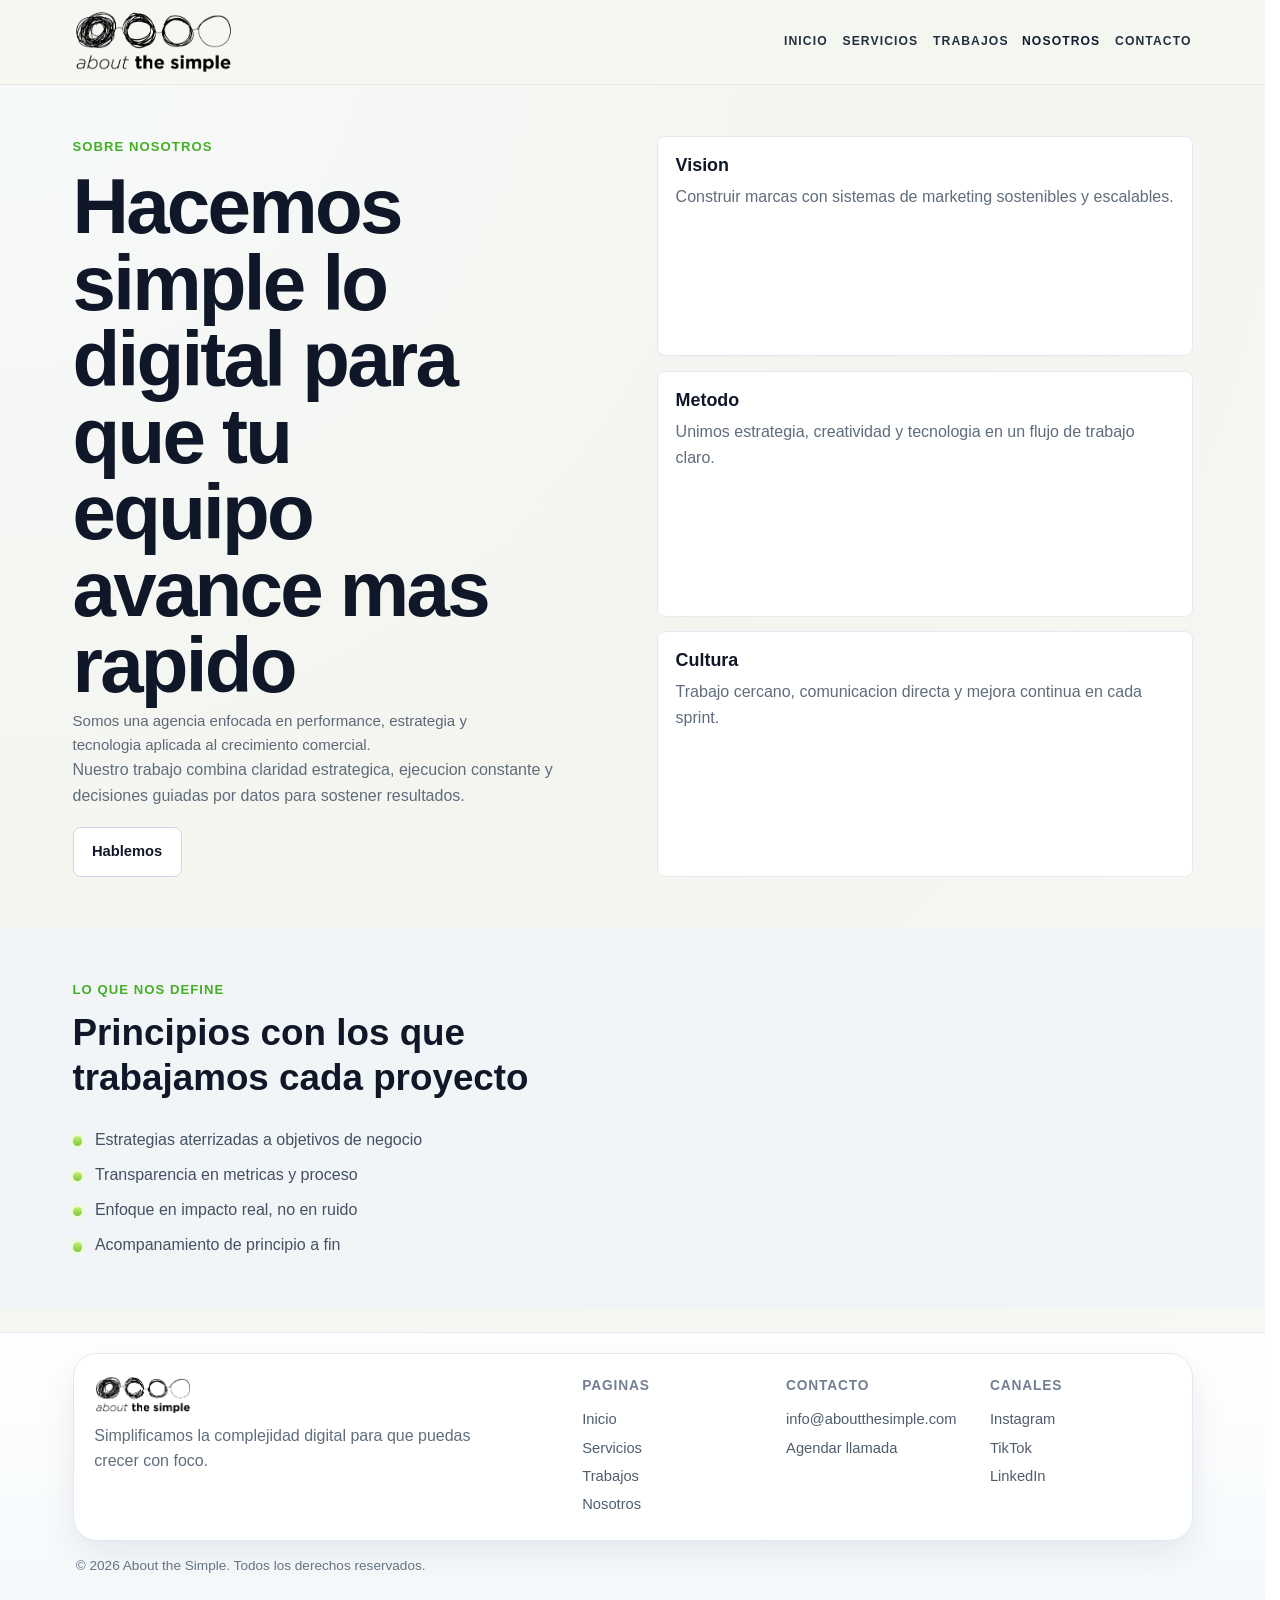
<file: AboutTheSimple/nosotros.html>
<!doctype html>
<html lang="es">
  <head>
    <meta charset="utf-8" />
    <meta name="viewport" content="width=device-width, initial-scale=1" />
    <title>Nosotros | About the Simple</title>
    <meta
      name="description"
      content="Conoce al equipo de About the Simple y nuestro enfoque para simplificar el crecimiento digital."
    />
    <link rel="stylesheet" href="styles.css" />
    <script defer src="script.js"></script>
  </head>
  <body>
    <a class="skip-link" href="#contenido">Saltar al contenido</a>

    <header class="site-header" id="inicio">
      <div class="container nav-wrap">
        <nav class="floating-nav nav-left" aria-label="Navegacion izquierda">
          <a href="index.html#inicio">Inicio</a>
          <a href="servicios.html">Servicios</a>
          <a href="trabajos.html">Trabajos</a>
        </nav>

        <a class="brand" href="index.html#inicio" aria-label="Ir al inicio de About the Simple">
          <img
            class="brand-logo"
            src="assets/about-the-simple-logo-transparent.png"
            width="794"
            height="324"
            alt="About the Simple"
          />
        </a>

        <nav class="floating-nav nav-right" aria-label="Navegacion derecha">
          <a class="is-active" href="nosotros.html">Nosotros</a>
          <a href="index.html#contacto">Contacto</a>
        </nav>

        <button
          class="menu-toggle"
          type="button"
          aria-expanded="false"
          aria-controls="site-nav"
          aria-label="Abrir menu principal"
        >
          <span></span>
          <span></span>
          <span></span>
        </button>

        <nav id="site-nav" class="site-nav" aria-label="Navegacion principal">
          <a href="index.html#inicio">Inicio</a>
          <a href="servicios.html">Servicios</a>
          <a href="trabajos.html">Trabajos</a>
          <a class="is-active" href="nosotros.html">Nosotros</a>
          <a href="index.html#contacto">Contacto</a>
        </nav>
      </div>
    </header>
    <button class="menu-backdrop" type="button" aria-label="Cerrar menu principal" hidden></button>

    <main id="contenido">
      <section class="section">
        <div class="container split">
          <div class="reveal">
            <p class="eyebrow">Sobre nosotros</p>
            <h1>Hacemos simple lo digital para que tu equipo avance mas rapido</h1>
            <p class="lead">
              Somos una agencia enfocada en performance, estrategia y tecnologia aplicada al
              crecimiento comercial.
            </p>
            <p>
              Nuestro trabajo combina claridad estrategica, ejecucion constante y decisiones guiadas
              por datos para sostener resultados.
            </p>
            <a class="btn btn-ghost" href="index.html#contacto">Hablemos</a>
          </div>

          <div class="stack about-stack reveal">
            <article class="surface-card">
              <h3>Vision</h3>
              <p>Construir marcas con sistemas de marketing sostenibles y escalables.</p>
            </article>
            <article class="surface-card">
              <h3>Metodo</h3>
              <p>Unimos estrategia, creatividad y tecnologia en un flujo de trabajo claro.</p>
            </article>
            <article class="surface-card">
              <h3>Cultura</h3>
              <p>Trabajo cercano, comunicacion directa y mejora continua en cada sprint.</p>
            </article>
          </div>
        </div>
      </section>

      <section class="section section-soft">
        <div class="container">
          <div class="section-head reveal">
            <p class="eyebrow">Lo que nos define</p>
            <h2>Principios con los que trabajamos cada proyecto</h2>
          </div>
          <ul class="check-list reveal">
            <li>Estrategias aterrizadas a objetivos de negocio</li>
            <li>Transparencia en metricas y proceso</li>
            <li>Enfoque en impacto real, no en ruido</li>
            <li>Acompanamiento de principio a fin</li>
          </ul>
        </div>
      </section>
    </main>

    <footer class="site-footer taped-footer">
      <div class="container taped-shell reveal">
        <div class="taped-main">
          <div class="taped-brand">
            <a class="brand-link" href="index.html#inicio" aria-label="About the Simple">
              <img
                class="brand-logo brand-logo-footer"
                src="assets/about-the-simple-logo-transparent.png"
                width="794"
                height="324"
                alt="About the Simple"
              />
            </a>
            <p>Simplificamos la complejidad digital para que puedas crecer con foco.</p>
          </div>

          <div class="taped-links">
            <div>
              <h4>Paginas</h4>
              <a href="index.html#inicio">Inicio</a>
              <a href="servicios.html">Servicios</a>
              <a href="trabajos.html">Trabajos</a>
              <a href="nosotros.html">Nosotros</a>
            </div>
            <div>
              <h4>Contacto</h4>
              <a href="mailto:info@aboutthesimple.com">info@aboutthesimple.com</a>
              <a href="index.html#contacto">Agendar llamada</a>
            </div>
            <div>
              <h4>Canales</h4>
              <a href="https://instagram.com/aboutthesimple">Instagram</a>
              <a href="https://tiktok.com/@about.thesimple">TikTok</a>
              <a href="https://linkedin.com/company/aboutthesimple">LinkedIn</a>
            </div>
          </div>
        </div>
      </div>
      <div class="container taped-bottom">
        <div class="bottom-left">
          <p>&copy; <span id="year"></span> About the Simple. Todos los derechos reservados.</p>
        </div>
      </div>
    </footer>
  </body>
</html>
</file>
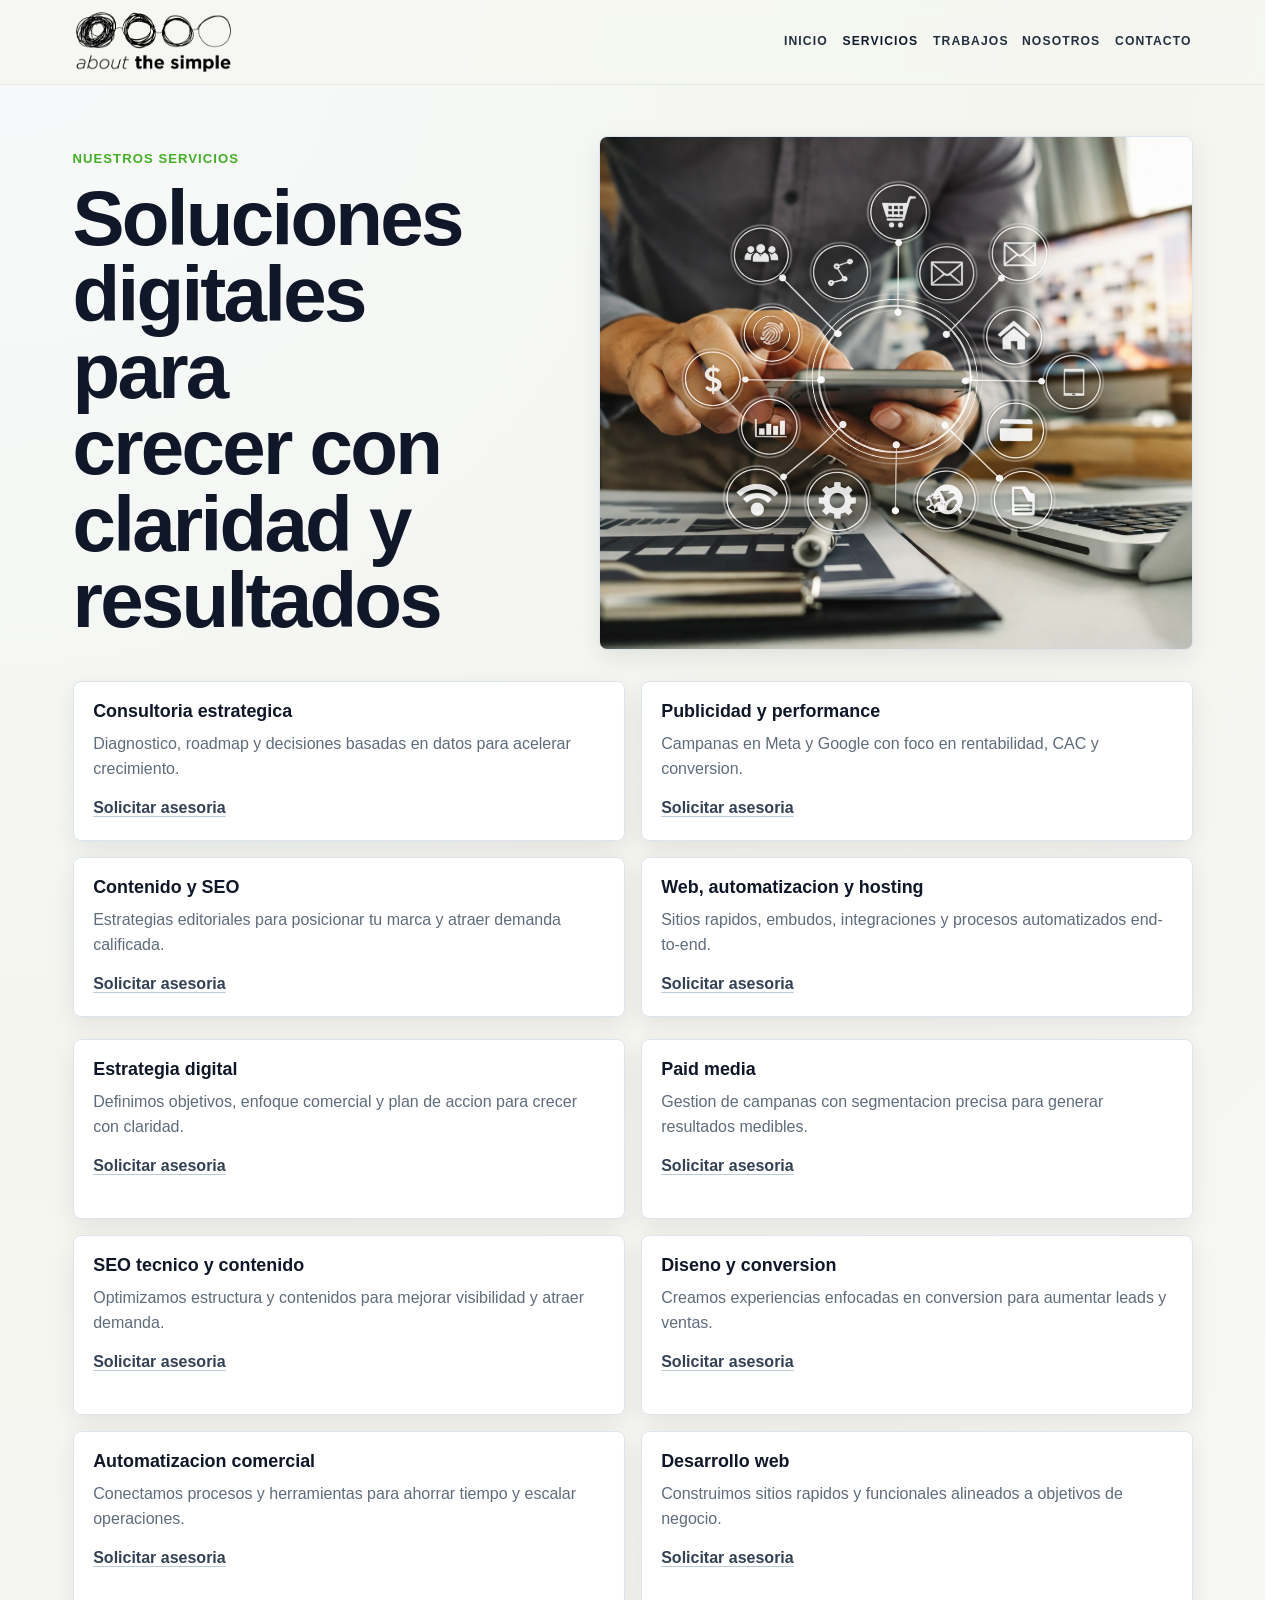
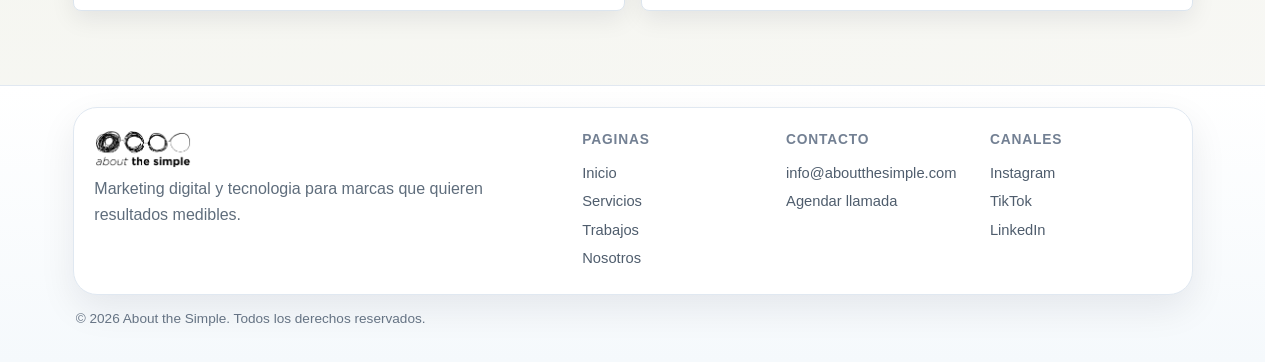
<file: AboutTheSimple/servicios.html>
<!doctype html>
<html lang="es">

<head>
  <meta charset="utf-8" />
  <meta name="viewport" content="width=device-width, initial-scale=1" />
  <title>Servicios | About the Simple</title>
  <meta name="description"
    content="Servicios de marketing digital, performance, contenido, automatizacion y desarrollo web." />
  <link rel="stylesheet" href="styles.css" />
  <script defer src="script.js"></script>
</head>

<body>
  <a class="skip-link" href="#contenido">Saltar al contenido</a>

  <header class="site-header" id="inicio">
    <div class="container nav-wrap">
      <nav class="floating-nav nav-left" aria-label="Navegacion izquierda">
        <a href="index.html#inicio">Inicio</a>
        <a class="is-active" href="servicios.html">Servicios</a>
        <a href="trabajos.html">Trabajos</a>
      </nav>

      <a class="brand" href="index.html#inicio" aria-label="Ir al inicio de About the Simple">
        <img class="brand-logo" src="assets/about-the-simple-logo-transparent.png" width="794" height="324"
          alt="About the Simple" />
      </a>

      <nav class="floating-nav nav-right" aria-label="Navegacion derecha">
        <a href="nosotros.html">Nosotros</a>
        <a href="index.html#contacto">Contacto</a>
      </nav>

      <button class="menu-toggle" type="button" aria-expanded="false" aria-controls="site-nav"
        aria-label="Abrir menu principal">
        <span></span>
        <span></span>
        <span></span>
      </button>

      <nav id="site-nav" class="site-nav" aria-label="Navegacion principal">
        <a href="index.html#inicio">Inicio</a>
        <a class="is-active" href="servicios.html">Servicios</a>
        <a href="trabajos.html">Trabajos</a>
        <a href="nosotros.html">Nosotros</a>
        <a href="index.html#contacto">Contacto</a>
      </nav>
    </div>
  </header>
  <button class="menu-backdrop" type="button" aria-label="Cerrar menu principal" hidden></button>

  <main id="contenido">
    <section class="section">
      <div class="container">
        <div class="services-intro">
          <div class="section-head reveal">
            <p class="eyebrow">Nuestros servicios</p>
            <h1>Soluciones digitales para crecer con claridad y resultados</h1>
          </div>

          <figure class="services-intro-media reveal">
            <img src="assets/asesoria-digital-mod.png" width="1287" height="1000"
              alt="Asesoria digital para impulsar la transformacion y el crecimiento de negocios" decoding="async" />
          </figure>
        </div>

        <div class="service-grid">
          <article class="service-card reveal">
            <h3>Consultoria estrategica</h3>
            <p>Diagnostico, roadmap y decisiones basadas en datos para acelerar crecimiento.</p>
            <a href="index.html#contacto" class="text-link">Solicitar asesoria</a>
          </article>
          <article class="service-card reveal">
            <h3>Publicidad y performance</h3>
            <p>Campanas en Meta y Google con foco en rentabilidad, CAC y conversion.</p>
            <a href="index.html#contacto" class="text-link">Solicitar asesoria</a>
          </article>
          <article class="service-card reveal">
            <h3>Contenido y SEO</h3>
            <p>Estrategias editoriales para posicionar tu marca y atraer demanda calificada.</p>
            <a href="index.html#contacto" class="text-link">Solicitar asesoria</a>
          </article>
          <article class="service-card reveal">
            <h3>Web, automatizacion y hosting</h3>
            <p>Sitios rapidos, embudos, integraciones y procesos automatizados end-to-end.</p>
            <a href="index.html#contacto" class="text-link">Solicitar asesoria</a>
          </article>
        </div>

        <ul class="tag-flow" aria-label="Areas clave de servicio">
          <li class="service-card reveal">
            <h3>Estrategia digital</h3>
            <p>Definimos objetivos, enfoque comercial y plan de accion para crecer con claridad.</p>
            <a href="index.html#contacto" class="text-link">Solicitar asesoria</a>
          </li>
          <li class="service-card reveal">
            <h3>Paid media</h3>
            <p>Gestion de campanas con segmentacion precisa para generar resultados medibles.</p>
            <a href="index.html#contacto" class="text-link">Solicitar asesoria</a>
          </li>
          <li class="service-card reveal">
            <h3>SEO tecnico y contenido</h3>
            <p>Optimizamos estructura y contenidos para mejorar visibilidad y atraer demanda.</p>
            <a href="index.html#contacto" class="text-link">Solicitar asesoria</a>
          </li>
          <li class="service-card reveal">
            <h3>Diseno y conversion</h3>
            <p>Creamos experiencias enfocadas en conversion para aumentar leads y ventas.</p>
            <a href="index.html#contacto" class="text-link">Solicitar asesoria</a>
          </li>
          <li class="service-card reveal">
            <h3>Automatizacion comercial</h3>
            <p>Conectamos procesos y herramientas para ahorrar tiempo y escalar operaciones.</p>
            <a href="index.html#contacto" class="text-link">Solicitar asesoria</a>
          </li>
          <li class="service-card reveal">
            <h3>Desarrollo web</h3>
            <p>Construimos sitios rapidos y funcionales alineados a objetivos de negocio.</p>
            <a href="index.html#contacto" class="text-link">Solicitar asesoria</a>
          </li>
        </ul>
      </div>
    </section>
  </main>

  <footer class="site-footer taped-footer">
    <div class="container taped-shell reveal">
      <div class="taped-main">
        <div class="taped-brand">
          <a class="brand-link" href="index.html#inicio" aria-label="About the Simple">
            <img class="brand-logo brand-logo-footer" src="assets/about-the-simple-logo-transparent.png" width="794"
              height="324" alt="About the Simple" />
          </a>
          <p>Marketing digital y tecnologia para marcas que quieren resultados medibles.</p>
        </div>

        <div class="taped-links">
          <div>
            <h4>Paginas</h4>
            <a href="index.html#inicio">Inicio</a>
            <a href="servicios.html">Servicios</a>
            <a href="trabajos.html">Trabajos</a>
            <a href="nosotros.html">Nosotros</a>
          </div>
          <div>
            <h4>Contacto</h4>
            <a href="mailto:info@aboutthesimple.com">info@aboutthesimple.com</a>
            <a href="index.html#contacto">Agendar llamada</a>
          </div>
          <div>
            <h4>Canales</h4>
            <a href="https://instagram.com/aboutthesimple">Instagram</a>
            <a href="https://tiktok.com/@about.thesimple">TikTok</a>
            <a href="https://linkedin.com/company/aboutthesimple">LinkedIn</a>
          </div>
        </div>
      </div>
    </div>
    <div class="container taped-bottom">
      <div class="bottom-left">
        <p>&copy; <span id="year"></span> About the Simple. Todos los derechos reservados.</p>
      </div>
    </div>
  </footer>
</body>

</html>
</file>
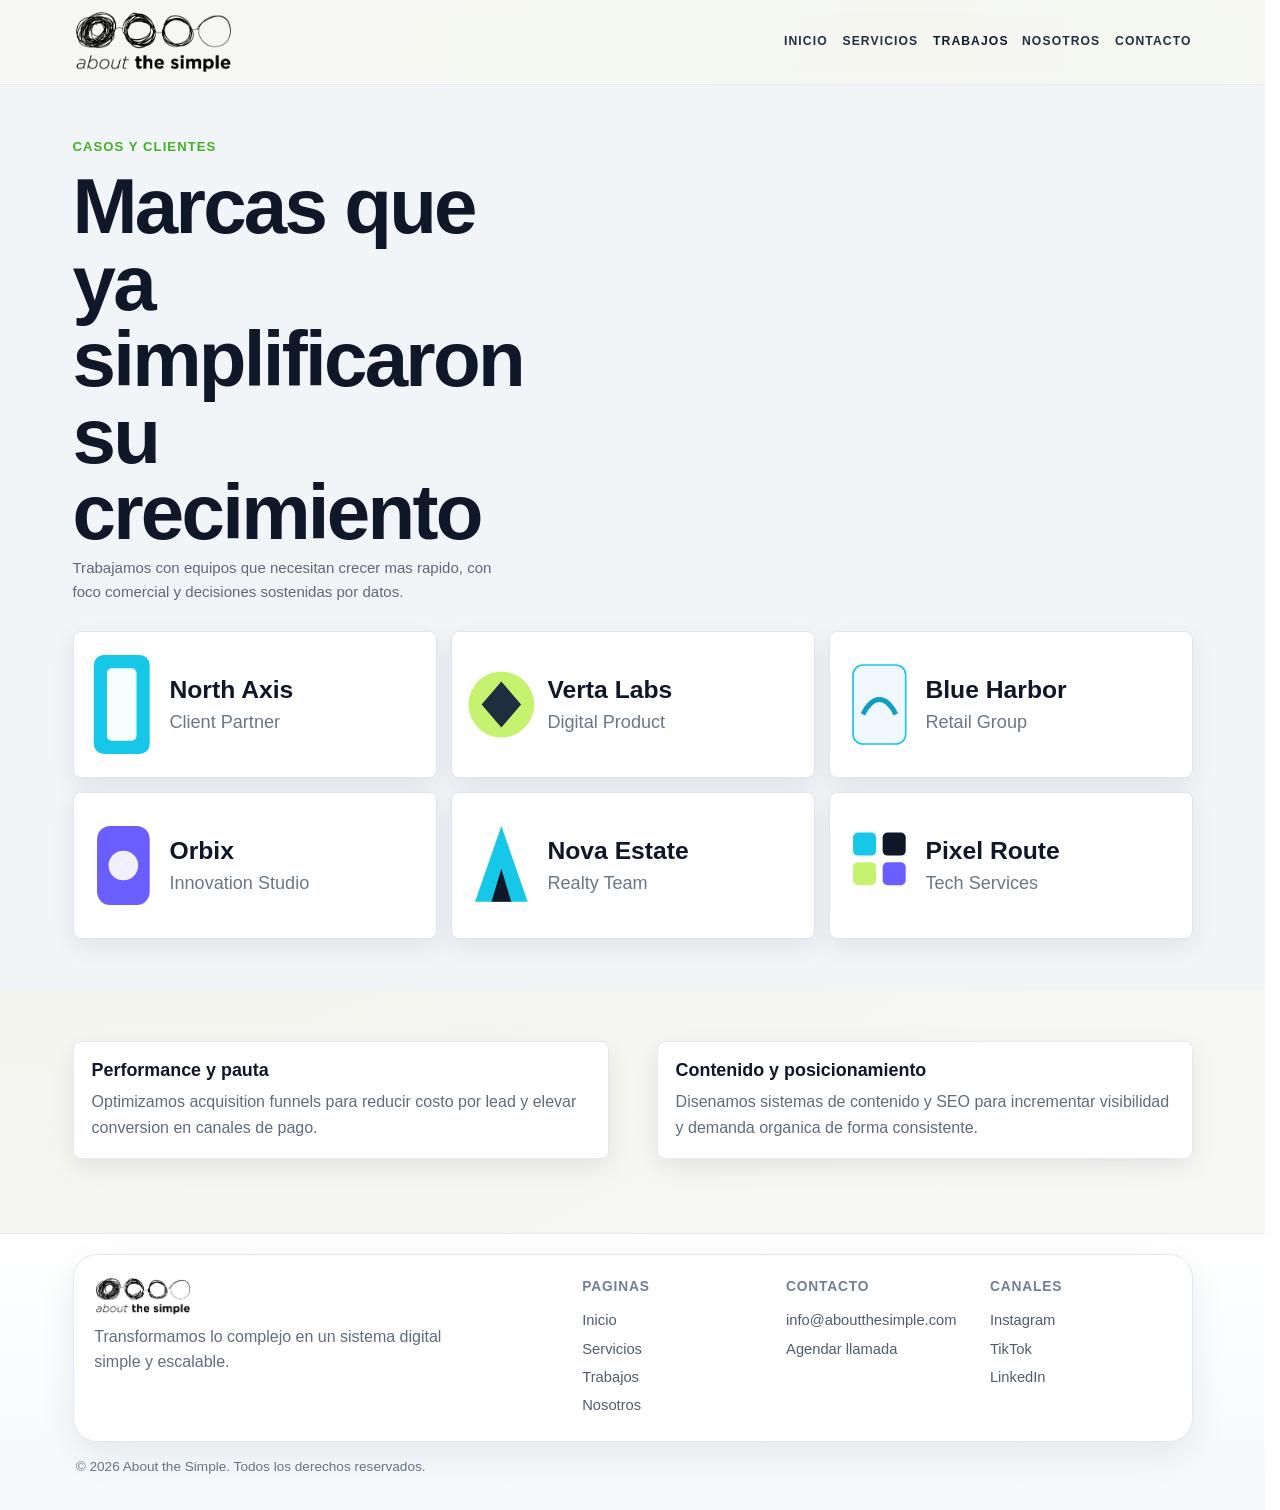
<file: AboutTheSimple/trabajos.html>
<!doctype html>
<html lang="es">
  <head>
    <meta charset="utf-8" />
    <meta name="viewport" content="width=device-width, initial-scale=1" />
    <title>Trabajos | About the Simple</title>
    <meta
      name="description"
      content="Trabajos y marcas que han confiado en About the Simple para su crecimiento digital."
    />
    <link rel="stylesheet" href="styles.css" />
    <script defer src="script.js"></script>
  </head>
  <body>
    <a class="skip-link" href="#contenido">Saltar al contenido</a>

    <header class="site-header" id="inicio">
      <div class="container nav-wrap">
        <nav class="floating-nav nav-left" aria-label="Navegacion izquierda">
          <a href="index.html#inicio">Inicio</a>
          <a href="servicios.html">Servicios</a>
          <a class="is-active" href="trabajos.html">Trabajos</a>
        </nav>

        <a class="brand" href="index.html#inicio" aria-label="Ir al inicio de About the Simple">
          <img
            class="brand-logo"
            src="assets/about-the-simple-logo-transparent.png"
            width="794"
            height="324"
            alt="About the Simple"
          />
        </a>

        <nav class="floating-nav nav-right" aria-label="Navegacion derecha">
          <a href="nosotros.html">Nosotros</a>
          <a href="index.html#contacto">Contacto</a>
        </nav>

        <button
          class="menu-toggle"
          type="button"
          aria-expanded="false"
          aria-controls="site-nav"
          aria-label="Abrir menu principal"
        >
          <span></span>
          <span></span>
          <span></span>
        </button>

        <nav id="site-nav" class="site-nav" aria-label="Navegacion principal">
          <a href="index.html#inicio">Inicio</a>
          <a href="servicios.html">Servicios</a>
          <a class="is-active" href="trabajos.html">Trabajos</a>
          <a href="nosotros.html">Nosotros</a>
          <a href="index.html#contacto">Contacto</a>
        </nav>
      </div>
    </header>
    <button class="menu-backdrop" type="button" aria-label="Cerrar menu principal" hidden></button>

    <main id="contenido">
      <section class="section section-soft">
        <div class="container">
          <div class="section-head reveal">
            <p class="eyebrow">Casos y clientes</p>
            <h1>Marcas que ya simplificaron su crecimiento</h1>
            <p class="lead">
              Trabajamos con equipos que necesitan crecer mas rapido, con foco comercial y decisiones
              sostenidas por datos.
            </p>
          </div>

          <div class="logo-grid">
            <img
              class="logo-card reveal"
              src="assets/logo-client-01.svg"
              loading="lazy"
              decoding="async"
              width="220"
              height="88"
              alt="Logo cliente 01"
            />
            <img
              class="logo-card reveal"
              src="assets/logo-client-02.svg"
              loading="lazy"
              decoding="async"
              width="220"
              height="88"
              alt="Logo cliente 02"
            />
            <img
              class="logo-card reveal"
              src="assets/logo-client-03.svg"
              loading="lazy"
              decoding="async"
              width="220"
              height="88"
              alt="Logo cliente 03"
            />
            <img
              class="logo-card reveal"
              src="assets/logo-client-04.svg"
              loading="lazy"
              decoding="async"
              width="220"
              height="88"
              alt="Logo cliente 04"
            />
            <img
              class="logo-card reveal"
              src="assets/logo-client-05.svg"
              loading="lazy"
              decoding="async"
              width="220"
              height="88"
              alt="Logo cliente 05"
            />
            <img
              class="logo-card reveal"
              src="assets/logo-client-06.svg"
              loading="lazy"
              decoding="async"
              width="220"
              height="88"
              alt="Logo cliente 06"
            />
          </div>
        </div>
      </section>

      <section class="section">
        <div class="container split">
          <article class="surface-card reveal">
            <h3>Performance y pauta</h3>
            <p>
              Optimizamos acquisition funnels para reducir costo por lead y elevar conversion en
              canales de pago.
            </p>
          </article>
          <article class="surface-card reveal">
            <h3>Contenido y posicionamiento</h3>
            <p>
              Disenamos sistemas de contenido y SEO para incrementar visibilidad y demanda
              organica de forma consistente.
            </p>
          </article>
        </div>
      </section>
    </main>

    <footer class="site-footer taped-footer">
      <div class="container taped-shell reveal">
        <div class="taped-main">
          <div class="taped-brand">
            <a class="brand-link" href="index.html#inicio" aria-label="About the Simple">
              <img
                class="brand-logo brand-logo-footer"
                src="assets/about-the-simple-logo-transparent.png"
                width="794"
                height="324"
                alt="About the Simple"
              />
            </a>
            <p>Transformamos lo complejo en un sistema digital simple y escalable.</p>
          </div>

          <div class="taped-links">
            <div>
              <h4>Paginas</h4>
              <a href="index.html#inicio">Inicio</a>
              <a href="servicios.html">Servicios</a>
              <a href="trabajos.html">Trabajos</a>
              <a href="nosotros.html">Nosotros</a>
            </div>
            <div>
              <h4>Contacto</h4>
              <a href="mailto:info@aboutthesimple.com">info@aboutthesimple.com</a>
              <a href="index.html#contacto">Agendar llamada</a>
            </div>
            <div>
              <h4>Canales</h4>
              <a href="https://instagram.com/aboutthesimple">Instagram</a>
              <a href="https://tiktok.com/@about.thesimple">TikTok</a>
              <a href="https://linkedin.com/company/aboutthesimple">LinkedIn</a>
            </div>
          </div>
        </div>
      </div>
      <div class="container taped-bottom">
        <div class="bottom-left">
          <p>&copy; <span id="year"></span> About the Simple. Todos los derechos reservados.</p>
        </div>
      </div>
    </footer>
  </body>
</html>
</file>
<file: AboutTheSimple/styles.css>
:root {
  --bg: #ffffff;
  --bg-soft: #f2f5f8;
  --surface: #ffffff;
  --text: #0f1728;
  --muted: #5f6c7b;
  --border: #d8e0e8;
  --accent: #16c7e8;
  --accent-soft: #e5fbff;
  --accent-lime: #c5f26f;
  --accent-purple: #6a5eff;
  --shadow-soft: 0 12px 32px rgba(15, 23, 40, 0.1);
  --shadow-card: 0 8px 24px rgba(8, 15, 35, 0.08);
  --radius: 8px;
  --container: min(1120px, 92vw);
  --space-1: clamp(0.6rem, 1vw, 0.85rem);
  --space-2: clamp(0.9rem, 1.5vw, 1.25rem);
  --space-3: clamp(1.2rem, 2vw, 1.75rem);
  --space-4: clamp(1.8rem, 2.8vw, 2.5rem);
  --space-5: clamp(2.4rem, 4vw, 4.2rem);
}

/* Base reset and page scaffolding */
*,
*::before,
*::after {
  box-sizing: border-box;
}

html {
  scroll-behavior: smooth;
  scrollbar-gutter: stable;
}

body {
  margin: 0;
  font-family: "Sora", "Space Grotesk", "Aptos", "Trebuchet MS", sans-serif;
  color: var(--text);
  background: radial-gradient(circle at 0% 0%, #f7fafb 0%, #f4f5ef 45%, #f8f8f5 100%) no-repeat;
  line-height: 1.6;
}

body.is-loading {
  overflow: hidden;
}

body.nav-open {
  overflow: hidden;
  touch-action: none;
}

img {
  display: block;
  max-width: 100%;
  height: auto;
}

a {
  color: inherit;
  text-decoration: none;
}

.container {
  width: var(--container);
  margin-inline: auto;
}

.section {
  padding: var(--space-5) 0;
}

.section-soft {
  background: var(--bg-soft);
}

.skip-link {
  position: absolute;
  left: 0;
  top: -100%;
  background: var(--text);
  color: #fff;
  padding: 0.7rem 1rem;
  z-index: 9999;
}

.skip-link:focus {
  top: 0;
}

.page-loader {
  position: fixed;
  inset: 0;
  z-index: 9999;
  display: grid;
  place-items: center;
  background: #000;
  opacity: 1;
  visibility: visible;
  will-change: opacity;
}

.page-loader-logo {
  width: min(64vw, 340px);
  height: auto;
  filter: brightness(0) invert(1);
  opacity: 0;
  transform: translateY(8px) scale(0.97);
  animation: loader-logo-in 0.6s cubic-bezier(0.22, 1, 0.36, 1) 0.12s forwards;
}

.page-loader.is-hidden {
  pointer-events: none;
  animation: loader-fade-out 0.95s ease forwards;
}

.page-loader.is-hidden .page-loader-logo {
  animation: loader-logo-out 0.5s ease-out forwards;
}

.site-header {
  position: sticky;
  top: 0;
  z-index: 120;
  background: rgba(246, 247, 241, 0.82);
  backdrop-filter: blur(6px);
  border-bottom: 1px solid #e8e9e0;
}

.nav-wrap {
  position: relative;
  display: flex;
  align-items: center;
  justify-content: flex-start;
  gap: 0.32rem;
  min-height: 84px;
}

.brand {
  position: static;
  display: inline-flex;
  align-items: center;
  justify-content: center;
  line-height: 0;
  order: 1;
  margin-right: auto;
}

.brand-logo {
  display: block;
  width: auto;
  height: 66px;
  filter: invert(1);
}

.brand-logo-footer {
  height: 40px;
}

.brand-mark {
  width: 18px;
  height: 18px;
  border-radius: 2px;
  background: linear-gradient(135deg, #f2c62f 0%, #dbac0b 100%);
  transform: rotate(45deg);
}

.floating-nav {
  position: static;
  display: flex;
  align-items: center;
  gap: clamp(0.44rem, 1vw, 0.9rem);
}

.nav-left {
  order: 2;
  margin-right: 0.2rem;
}

.nav-right {
  order: 3;
  margin-left: 0.2rem;
}

.floating-nav a {
  position: relative;
  color: #222f40;
  font-weight: 700;
  font-size: 0.76rem;
  letter-spacing: 0.09em;
  text-transform: uppercase;
  white-space: nowrap;
  padding: 0.14rem 0.06rem;
  border: 0;
  background: transparent;
  transform-origin: center;
  transition:
    color 0.25s ease,
    transform 0.25s ease,
    margin 0.25s ease;
}

.floating-nav a.is-active {
  color: #101b2f;
}

.floating-nav a:hover {
  color: #d4af37;
  z-index: 2;
  margin-inline: -0.12rem;
  transform: scale(1.08);
}

.site-nav {
  position: fixed;
  top: 0;
  right: 0;
  width: min(280px, 82vw);
  height: 100dvh;
  display: flex;
  flex-direction: column;
  align-items: stretch;
  gap: 0.35rem;
  padding: 5.1rem 1rem 1rem;
  background: rgba(255, 255, 255, 0.97);
  backdrop-filter: blur(9px);
  border-left: 1px solid #dbe5ee;
  box-shadow: -24px 0 40px rgba(15, 23, 42, 0.13);
  transform: translateX(106%);
  opacity: 0;
  pointer-events: none;
  transition:
    transform 0.45s cubic-bezier(0.22, 1, 0.36, 1),
    opacity 0.3s ease;
  z-index: 75;
}

.site-nav.is-open {
  transform: translateX(0);
  opacity: 1;
  pointer-events: auto;
}

.site-nav a {
  color: #4e5a68;
  font-weight: 600;
  font-size: 1rem;
  padding: 0.75rem 0.7rem;
  border-radius: 8px;
  background: #ffffff;
  border: 1px solid #e2e9f0;
  box-shadow: 0 4px 14px rgba(15, 23, 42, 0.05);
  transform: translateX(18px);
  opacity: 0;
  transition:
    color 0.2s ease,
    transform 0.35s ease,
    opacity 0.35s ease,
    background-color 0.2s ease;
}

.site-nav a:hover,
.site-nav a.is-active {
  color: var(--text);
  background: #f4fbff;
}

.site-nav.is-open a {
  transform: translateX(0);
  opacity: 1;
}

.site-nav.is-open a:nth-child(1) {
  transition-delay: 0.08s;
}

.site-nav.is-open a:nth-child(2) {
  transition-delay: 0.14s;
}

.site-nav.is-open a:nth-child(3) {
  transition-delay: 0.2s;
}

.site-nav.is-open a:nth-child(4) {
  transition-delay: 0.26s;
}

.site-nav.is-open a:nth-child(5) {
  transition-delay: 0.32s;
}

.site-nav .btn {
  margin-top: 0.35rem;
  text-decoration: none;
  color: #fff;
  border: 0;
  box-shadow: var(--shadow-card);
}

.site-nav .btn:hover,
.site-nav .btn:focus-visible,
.site-nav .btn.is-active {
  color: #fff;
  background: linear-gradient(90deg, var(--accent) 0%, #0ea8c3 100%);
}

.menu-toggle {
  display: none;
  width: 44px;
  height: 44px;
  border-radius: var(--radius);
  border: 1px solid #dce7f1;
  background: rgba(255, 255, 255, 0.96);
  padding: 0.7rem;
  cursor: pointer;
  position: fixed;
  top: 18px;
  right: max(1.1rem, calc((100vw - var(--container)) / 2));
  z-index: 95;
  transition:
    background-color 0.2s ease,
    border-color 0.2s ease,
    opacity 0.35s ease,
    transform 0.45s cubic-bezier(0.22, 1, 0.36, 1);
}

.menu-toggle span {
  display: block;
  position: absolute;
  left: 10px;
  width: 22px;
  height: 2px;
  margin: 0;
  background: #243046;
  transition: transform 0.3s ease, opacity 0.2s ease, top 0.2s ease;
}

.menu-toggle span:nth-child(1) {
  top: 13px;
}

.menu-toggle span:nth-child(2) {
  top: 20px;
}

.menu-toggle span:nth-child(3) {
  top: 27px;
}

.menu-toggle.is-open {
  background: rgba(255, 255, 255, 0.96);
  border-color: #dce7f1;
}

.menu-toggle.is-open span:nth-child(1) {
  top: 20px;
  transform: rotate(45deg);
}

.menu-toggle.is-open span:nth-child(2) {
  opacity: 0;
}

.menu-toggle.is-open span:nth-child(3) {
  top: 20px;
  transform: rotate(-45deg);
}

.menu-backdrop {
  position: fixed;
  inset: 0;
  border: 0;
  padding: 0;
  background: rgba(7, 15, 29, 0.3);
  backdrop-filter: blur(2px);
  opacity: 0;
  pointer-events: none;
  transition: opacity 0.28s ease;
  z-index: 70;
}

.menu-backdrop.is-open {
  opacity: 1;
  pointer-events: auto;
}

/* Hero */
.hero {
  position: relative;
  padding-top: clamp(2.8rem, 7.5vw, 6.1rem);
  padding-bottom: clamp(2.6rem, 5vw, 4rem);
}

.hero-grid {
  display: grid;
  grid-template-columns: 1.08fr 0.92fr;
  align-items: center;
  gap: clamp(2rem, 4.2vw, 3.4rem);
}

.hero-bounce {
  opacity: 0;
  will-change: transform, opacity;
  animation: hero-slide-bounce 1.15s cubic-bezier(0.22, 1, 0.36, 1) 0.12s forwards;
}

.hero-chip {
  display: inline-flex;
  align-items: center;
  margin: 0 0 1rem;
  padding: 0.42rem 0.9rem;
  border-radius: 999px;
  background: #f2c22a;
  color: #1d2431;
  font-weight: 800;
  font-size: 0.74rem;
  letter-spacing: 0.08em;
  text-transform: uppercase;
}

.eyebrow {
  margin: 0 0 0.7rem;
  color: #44af26;
  font-weight: 700;
  font-size: 0.82rem;
  text-transform: uppercase;
  letter-spacing: 0.08em;
}

h1,
h2,
h3 {
  margin: 0;
  font-family: "Space Grotesk", "Sora", "Aptos", sans-serif;
  line-height: 1.2;
  text-wrap: balance;
}

h1 {
  font-size: clamp(2.4rem, 6.1vw, 5.35rem);
  line-height: 0.98;
  letter-spacing: -0.035em;
  max-width: 9.8ch;
}

.hero-highlight {
  color: #9bb7b0;
  font-style: italic;
  font-weight: 700;
}

.hero-flow {
  margin: 1.45rem 0 1.2rem;
  height: 20px;
  position: relative;
}

.hero-flow::before {
  content: "";
  position: absolute;
  left: -2%;
  right: -6%;
  top: 8px;
  height: 2px;
  background: linear-gradient(90deg, #d8dad4, #e6e7de);
}

.hero-flow span {
  position: absolute;
  left: 42%;
  top: -2px;
  width: 160px;
  height: 24px;
  border: 2px solid #d8dad4;
  border-left: 0;
  border-radius: 0 999px 999px 0;
  background: transparent;
}

h2 {
  font-size: clamp(1.55rem, 3vw, 2.3rem);
  margin-bottom: 1rem;
}

h3 {
  font-size: 1.12rem;
  margin-bottom: 0.5rem;
}

p {
  margin: 0;
  color: var(--muted);
}

.lead {
  margin-top: 0.3rem;
  max-width: 52ch;
  color: #5f6878;
  font-size: 0.94rem;
}

.hero-actions {
  display: flex;
  flex-wrap: wrap;
  align-items: center;
  gap: 1rem;
  margin-top: 1.8rem;
}

.hero-primary {
  display: inline-flex;
  align-items: center;
  gap: 0.58rem;
  background: #0b111c;
  color: #fff;
  border-radius: 999px;
  border: 1px solid #151e2e;
  padding: 0.78rem 0.82rem 0.78rem 1.1rem;
  font-weight: 700;
  font-size: 0.78rem;
  letter-spacing: 0.08em;
  text-transform: uppercase;
}

.hero-primary span {
  display: inline-grid;
  place-items: center;
  width: 22px;
  height: 22px;
  border-radius: 999px;
  border: 1px solid rgba(255, 255, 255, 0.45);
  font-size: 0.94rem;
}

.hero-secondary {
  color: #202d3d;
  font-weight: 700;
  letter-spacing: 0.07em;
  text-transform: uppercase;
  font-size: 0.77rem;
}

.hero-secondary:hover,
.hero-secondary:focus-visible {
  color: #0f1728;
}

.btn {
  display: inline-flex;
  align-items: center;
  justify-content: center;
  gap: 0.45rem;
  background: linear-gradient(90deg, var(--accent) 0%, #0ea8c3 100%);
  color: #fff;
  border: 0;
  border-radius: var(--radius);
  padding: 0.75rem 1.15rem;
  font-weight: 700;
  font-size: 0.92rem;
  cursor: pointer;
  box-shadow: var(--shadow-card);
  transition: transform 0.2s ease, box-shadow 0.2s ease;
}

.btn:hover,
.btn:focus-visible {
  transform: translateY(-1px);
  box-shadow: 0 12px 24px rgba(22, 199, 232, 0.25);
}

.btn-sm {
  padding: 0.62rem 0.9rem;
  font-size: 0.85rem;
}

.btn-ghost {
  margin-top: 1.2rem;
  background: #fff;
  color: #0f1728;
  border: 1px solid #cfdae5;
  box-shadow: none;
}

.text-link {
  color: #334155;
  text-decoration: underline;
  text-decoration-color: #bccad8;
  text-underline-offset: 3px;
  font-weight: 600;
}

.hero-media {
  margin: 0;
  position: relative;
  border-radius: 18px;
  overflow: hidden;
  background: linear-gradient(145deg, #eee7d2, #f7f5eb);
  border: 1px solid #eee9d9;
  min-height: 520px;
  display: grid;
  align-items: end;
}

.hero-media::before {
  content: "";
  position: absolute;
  top: 6%;
  right: -10%;
  width: 70%;
  height: 40%;
  border-radius: 30px;
  background: rgba(215, 208, 177, 0.25);
}

.hero-media img {
  border-radius: 0;
  box-shadow: none;
  border: 0;
  width: 100%;
  height: 100%;
  object-fit: cover;
}

.hero-note {
  position: absolute;
  left: clamp(0.6rem, 2vw, 1.2rem);
  bottom: 10%;
  background: #fff;
  border-radius: var(--radius);
  border: 1px solid #e5ebf1;
  box-shadow: var(--shadow-card);
  padding: 0.75rem 0.95rem;
  color: #2a3a4b;
  font-weight: 600;
}

.hero-note span {
  display: block;
  font-weight: 400;
  color: #5b6978;
  font-size: 0.85rem;
}

.hero-note-metric small {
  display: block;
  font-size: 0.74rem;
  color: #5f6d7f;
}

.hero-note-metric strong {
  display: block;
  margin-top: 0.12rem;
  font-size: 2.12rem;
  color: #121b2a;
  line-height: 1;
}

.hero-note-mini {
  left: auto;
  right: 40%;
  bottom: 41%;
  width: 52px;
  height: 52px;
  display: grid;
  place-items: center;
  font-size: 0.82rem;
  letter-spacing: 0.08em;
  font-weight: 800;
  color: #1f2a3c;
  background: #f2c22a;
  border-color: #e8ba24;
  box-shadow: 0 10px 24px rgba(36, 38, 45, 0.18);
}

.stats-strip {
  background: transparent;
  border: 0;
  margin-top: clamp(1rem, 2.2vw, 1.8rem);
}

.stats-shell {
  border-radius: 28px;
  overflow: hidden;
  border: 1px solid #e4e2d6;
  background: linear-gradient(90deg, #dde7e7 0%, #ece8da 100%);
}

.stats-grid {
  min-height: 154px;
  display: grid;
  align-items: center;
  grid-template-columns: repeat(4, 1fr);
  gap: 0;
}

.stat {
  text-align: center;
  padding: 1.1rem 0.9rem;
  border-right: 1px solid rgba(54, 69, 86, 0.1);
}

.stat:last-child {
  border-right: 0;
}

.stat-value {
  margin-bottom: 0.55rem;
  color: var(--text);
  font-weight: 800;
  font-size: clamp(1.9rem, 4vw, 2.8rem);
  line-height: 1;
}

.stat-label {
  font-size: 0.72rem;
  color: #667384;
  letter-spacing: 0.12em;
  text-transform: uppercase;
}

/* Hero - simple layout */
.hero {
  background: #ececec;
  padding-block: clamp(0.9rem, 2.3vw, 1.8rem) 0;
  overflow: hidden;
}

.hero-simple-grid {
  display: grid;
  grid-template-columns: minmax(0, 1fr) minmax(360px, 0.95fr);
  align-items: end;
  gap: clamp(1.5rem, 3vw, 3rem);
  min-height: calc(100svh - 118px);
}

.hero-simple-copy {
  align-self: start;
  max-width: 620px;
  padding-top: clamp(0.35rem, 1vw, 0.8rem);
  padding-bottom: clamp(0.8rem, 2.2vw, 1.5rem);
}

.hero-simple-title {
  margin: 0;
  max-width: none;
  color: #0D1A63;
  font-size: clamp(2.3rem, 5.8vw, 5rem);
  font-weight: 800;
  letter-spacing: -0.03em;
  line-height: 0.95;
  text-wrap: balance;
}

.hero-simple-text {
  margin-top: clamp(1rem, 1.9vw, 1.5rem);
  max-width: 30ch;
  color: #121924;
  font-size: clamp(1.12rem, 1.85vw, 2rem);
  line-height: 1.45;
}

.hero-simple-services {
  display: flex;
  flex-wrap: wrap;
  align-items: center;
  gap: 0.5rem;
  margin-top: 0.45rem;
  max-width: 34ch;
  color: #121924;
  font-size: clamp(1.08rem, 1.7vw, 1.95rem);
}

.hero-simple-services span[aria-hidden="true"]:not(.hero-simple-pin) {
  color: #2f66d0;
}

.hero-simple-pin {
  position: relative;
  width: 0.54rem;
  height: 0.54rem;
  margin-right: 0.35rem;
  border-radius: 999px;
  background: #df3957;
  transform: translateY(-0.07rem);
}

.hero-simple-pin::after {
  content: "";
  position: absolute;
  top: 0.45rem;
  left: 44%;
  width: 0.12rem;
  height: 0.32rem;
  border-radius: 999px;
  background: #df3957;
}

.hero-simple-btn {
  display: inline-flex;
  align-items: center;
  justify-content: center;
  margin-top: clamp(1.2rem, 2.2vw, 1.8rem);
  min-width: 192px;
  padding: 0.95rem 1.4rem;
  border-radius: 999px;
  background: #d6a23c;
  color: #fff;
  font-size: clamp(1rem, 1.25vw, 1.5rem);
  font-weight: 700;
  line-height: 1;
  transition: transform 0.2s ease, box-shadow 0.2s ease, background-color 0.2s ease;
}

.hero-simple-btn:hover,
.hero-simple-btn:focus-visible {
  background: #c5922e;
  transform: translateY(-1px);
  box-shadow: 0 10px 22px rgba(120, 84, 18, 0.2);
}

.hero-simple-media {
  margin: 0;
  position: relative;
  align-self: end;
  justify-self: end;
  width: min(100%, 720px);
  aspect-ratio: 1218 / 1600;
  overflow: hidden;
}

.hero-simple-photo {
  position: absolute;
  inset: 0;
  width: 100%;
  height: 100%;
  object-fit: cover;
  object-position: center bottom;
  --hero-photo-scale: 1;
  transform: translateY(-38px) scale(var(--hero-photo-scale));
  transform-origin: center bottom;
  opacity: 0;
  transition: opacity 0.65s ease;
}

.hero-simple-photo.is-active {
  opacity: 1;
}

.hero-simple-photo-alt {
  --hero-photo-scale: 0.92;
}

/* Shared card and grid patterns */
.split {
  display: grid;
  grid-template-columns: repeat(2, minmax(0, 1fr));
  gap: clamp(1.4rem, 4vw, 3rem);
}

.stack {
  display: grid;
  gap: 0.9rem;
}

.about-stack {
  perspective: 1000px;
}

.about-stack .surface-card {
  transform-origin: top center;
  will-change: transform, opacity, clip-path;
}

.surface-card {
  position: relative;
  overflow: hidden;
  padding: 1.1rem;
  border-radius: var(--radius);
  border: 1px solid #e2e9f0;
  background: #fff;
  box-shadow: var(--shadow-card);
}

.surface-card::after,
.service-card::after {
  content: "";
  position: absolute;
  inset: -40% auto -40% -60%;
  width: 44%;
  background: linear-gradient(95deg, transparent 0%, rgba(255, 255, 255, 0.55) 50%, transparent 100%);
  transform: translateX(-160%) rotate(8deg);
  transition: transform 0.85s ease;
  pointer-events: none;
}

.section-head {
  max-width: 76ch;
  margin-bottom: 1.7rem;
}

.services-intro {
  display: grid;
  grid-template-columns: minmax(0, 0.9fr) minmax(0, 1.1fr);
  align-items: center;
  gap: clamp(1.2rem, 3.2vw, 2.8rem);
  margin-bottom: 1.9rem;
}

.services-intro .section-head {
  max-width: 62ch;
  margin-bottom: 0;
}

.services-intro-media {
  margin: 0;
  border-radius: var(--radius);
  overflow: hidden;
  border: 1px solid #dce5ee;
  box-shadow: var(--shadow-card);
  background: #fff;
}

.services-intro-media img {
  width: 100%;
  height: 100%;
  min-height: clamp(320px, 40vw, 520px);
  object-fit: cover;
}

.section-head-center {
  text-align: center;
  margin-inline: auto;
}

.service-grid {
  display: grid;
  grid-template-columns: repeat(2, minmax(0, 1fr));
  gap: 1rem;
}

.service-card {
  position: relative;
  overflow: hidden;
  padding: 1.2rem;
  border-radius: var(--radius);
  border: 1px solid #dce5ee;
  background: #fff;
  box-shadow: var(--shadow-card);
}

.service-card p {
  margin-bottom: 0.85rem;
}

.tag-flow {
  margin: 1.4rem 0 0;
  padding: 0;
  list-style: none;
  display: grid;
  grid-template-columns: repeat(2, minmax(0, 1fr));
  gap: 1rem;
}

.tag-flow li {
  min-height: 0;
}

.tag-flow .service-card {
  min-height: 180px;
}

.check-list {
  list-style: none;
  padding: 0;
  margin: 1rem 0 0;
  display: grid;
  gap: 0.6rem;
}

.check-list li {
  position: relative;
  padding-left: 1.4rem;
  color: #445163;
}

.check-list li::before {
  content: "";
  position: absolute;
  left: 0;
  top: 0.6rem;
  width: 0.6rem;
  height: 0.6rem;
  border-radius: 50%;
  background: linear-gradient(180deg, var(--accent-lime), #7ec53b);
  box-shadow: 0 0 0 4px #eef8e4;
}

.kpi-grid {
  display: grid;
  grid-template-columns: repeat(2, minmax(0, 1fr));
  gap: 0.8rem;
}

.kpi {
  min-height: 152px;
  border-radius: var(--radius);
  color: #fff;
  padding: 1rem;
  display: grid;
  align-content: end;
  box-shadow: var(--shadow-card);
}

.kpi p {
  font-size: 2rem;
  font-weight: 800;
  color: #fff;
}

.kpi span {
  color: rgba(255, 255, 255, 0.9);
  font-size: 0.88rem;
}

.kpi-dark {
  background: linear-gradient(145deg, #1b2736, #06090f);
}

.kpi-cyan {
  background: linear-gradient(145deg, #0ec2eb, #1295be);
}

.kpi-purple {
  background: linear-gradient(145deg, #6b62ff, #5a4ad0);
}

.kpi-image {
  background:
    linear-gradient(145deg, rgba(15, 30, 64, 0.45), rgba(8, 22, 50, 0.45)),
    repeating-linear-gradient(90deg,
      #0c4c79 0,
      #0c4c79 12px,
      #0d6ea9 12px,
      #0d6ea9 24px);
}

.logo-grid {
  display: grid;
  grid-template-columns: repeat(3, minmax(0, 1fr));
  gap: 0.9rem;
}

.logo-card {
  width: 100%;
  border: 1px solid #dde5ee;
  border-radius: var(--radius);
  box-shadow: var(--shadow-card);
  background: #fff;
}

.surface-card,
.service-card,
.kpi,
.logo-card {
  transition:
    transform 0.45s cubic-bezier(0.22, 1, 0.36, 1),
    box-shadow 0.45s cubic-bezier(0.22, 1, 0.36, 1),
    border-color 0.3s ease;
  will-change: transform;
}

.surface-card:hover,
.service-card:hover,
.logo-card:hover,
.kpi:hover {
  transform: translateY(-7px) scale(1.01);
  box-shadow: 0 18px 36px rgba(8, 15, 35, 0.14);
}

.surface-card:hover::after,
.service-card:hover::after {
  transform: translateX(340%) rotate(8deg);
}

.surface-card:hover,
.service-card:hover,
.logo-card:hover {
  border-color: #c7d9e8;
}

.client-marquee-section {
  padding-top: clamp(1.2rem, 2.8vw, 2.1rem);
}

.logo-marquee {
  position: relative;
  overflow: hidden;
  border: 0;
  border-radius: 0;
  background: transparent;
  box-shadow: none;
  padding: 0;
}

.logo-marquee::before,
.logo-marquee::after {
  content: "";
  position: absolute;
  top: 0;
  bottom: 0;
  width: 84px;
  pointer-events: none;
  z-index: 2;
  display: none;
}

.logo-marquee::before {
  left: 0;
  background: linear-gradient(90deg, rgba(247, 250, 252, 0.98) 0%, rgba(247, 250, 252, 0) 100%);
}

.logo-marquee::after {
  right: 0;
  background: linear-gradient(270deg, rgba(247, 246, 239, 0.98) 0%, rgba(247, 246, 239, 0) 100%);
}

.logo-marquee-track {
  display: flex;
  align-items: center;
  gap: 2.1rem;
  width: max-content;
  animation: logos-scroll 28s linear infinite;
  will-change: transform;
}

.logo-pill {
  margin: 0;
  min-width: 280px;
  height: auto;
  padding: 0;
  display: flex;
  align-items: center;
  justify-content: center;
  border-radius: 0;
  border: 0;
  background: transparent;
  box-shadow: none;
  flex: 0 0 auto;
}

.logo-pill img {
  width: auto;
  max-width: 100%;
  height: clamp(56px, 5vw, 84px);
  filter: none;
  opacity: 0.95;
  transition: opacity 0.3s ease;
}

.logo-pill:hover img {
  opacity: 1;
}

.instagram-section {
  padding-top: clamp(1.4rem, 3vw, 2.4rem);
}

.ig-wall {
  display: grid;
  grid-template-columns: repeat(3, minmax(0, 1fr));
  grid-auto-rows: minmax(180px, auto);
  gap: 0.95rem;
}

.ig-post-card {
  border-radius: 16px;
  overflow: hidden;
  border: 1px solid #dbe4ed;
  box-shadow: var(--shadow-card);
  background: #f2f5f8;
  min-height: 220px;
}

.ig-post-card.is-wide {
  grid-column: span 2;
  min-height: 270px;
}

.ig-post-card.is-tall {
  grid-row: span 2;
  min-height: 460px;
}

.ig-post-link {
  position: relative;
  display: block;
  width: 100%;
  height: 100%;
}

.ig-post-link img {
  width: 100%;
  height: 100%;
  object-fit: cover;
  transition: transform 0.55s cubic-bezier(0.22, 1, 0.36, 1);
}

.ig-post-overlay {
  position: absolute;
  inset: 0;
  background: linear-gradient(180deg,
      rgba(7, 12, 22, 0.08) 0%,
      rgba(7, 12, 22, 0.24) 62%,
      rgba(7, 12, 22, 0.58) 100%);
  opacity: 0;
  transition: opacity 0.35s ease;
}

.ig-post-meta {
  position: absolute;
  left: 0.78rem;
  right: 0.78rem;
  bottom: 0.72rem;
  display: inline-flex;
  align-items: center;
  gap: 0.45rem;
  color: #fff;
  font-size: 0.86rem;
  opacity: 0;
  transform: translateY(10px);
  transition: opacity 0.35s ease, transform 0.35s ease;
}

.ig-post-meta svg {
  width: 1rem;
  height: 1rem;
  fill: currentColor;
  flex: 0 0 auto;
}

.ig-post-link:hover .ig-post-overlay,
.ig-post-link:focus-visible .ig-post-overlay {
  opacity: 1;
}

.ig-post-link:hover .ig-post-meta,
.ig-post-link:focus-visible .ig-post-meta {
  opacity: 1;
  transform: translateY(0);
}

.ig-post-link:hover img,
.ig-post-link:focus-visible img {
  transform: scale(1.03);
}

.cta-section {
  background: linear-gradient(180deg, #ffffff 0%, #f8fcff 100%);
}

.cta-shell {
  border: 1px solid #deebf7;
  border-radius: var(--radius);
  background: #fff;
  box-shadow: var(--shadow-soft);
  padding: clamp(1.2rem, 3vw, 2rem);
  display: grid;
  grid-template-columns: 1fr 1fr;
  gap: 1.2rem;
}

.social-list {
  margin: 1rem 0 0;
  list-style: none;
  padding: 0;
  display: flex;
  flex-wrap: wrap;
  gap: 0.45rem;
}

.contact-info-title {
  margin: 1.05rem 0 0.3rem;
  font-size: 0.95rem;
  letter-spacing: 0.08em;
  text-transform: uppercase;
}

.social-list a {
  display: inline-flex;
  align-items: center;
  gap: 0.42rem;
  border: 1px solid #dbe7f2;
  border-radius: 999px;
  padding: 0.42rem 0.66rem;
  font-size: 0.84rem;
  color: #39485c;
}

.social-list a svg {
  width: 0.95rem;
  height: 0.95rem;
  fill: currentColor;
  flex: 0 0 auto;
}

.contact-form {
  border: 1px solid #dde8f2;
  border-radius: var(--radius);
  background: #fafcff;
  padding: 1rem;
  display: grid;
  gap: 0.45rem;
}

.contact-form h3 {
  margin-bottom: 0.25rem;
}

.contact-form label {
  font-size: 0.88rem;
  color: #425063;
  margin-top: 0.25rem;
}

.contact-form input,
.contact-form textarea {
  width: 100%;
  border: 1px solid #cfdce8;
  border-radius: 8px;
  font: inherit;
  padding: 0.65rem 0.72rem;
  background: #fff;
}

.contact-form input:focus-visible,
.contact-form textarea:focus-visible,
.btn:focus-visible,
.hero-primary:focus-visible,
.floating-nav a:focus-visible,
.site-nav a:focus-visible,
.text-link:focus-visible,
.social-list a:focus-visible {
  outline: 3px solid rgba(22, 199, 232, 0.28);
  outline-offset: 2px;
}

.taped-footer {
  margin-top: 1.4rem;
  border-top: 1px solid #e1e8f1;
  padding: 1.3rem 0 2rem;
  background: linear-gradient(180deg, #ffffff 0%, #f5f9fc 100%);
}

.taped-shell {
  position: relative;
  border-radius: 24px;
  border: 1px solid #e0e8f1;
  background: #ffffff;
  box-shadow: 0 14px 36px rgba(8, 15, 35, 0.08);
  padding: clamp(1rem, 2vw, 1.3rem);
}

.tape {
  position: absolute;
  top: -15px;
  width: 74px;
  height: 34px;
  background: #222;
  opacity: 0.93;
  pointer-events: none;
  border-radius: 3px;
}

.tape::before {
  content: "";
  position: absolute;
  inset: 4px;
  border: 1px dashed rgba(255, 255, 255, 0.18);
  border-radius: 2px;
}

.tape-left {
  left: -16px;
  transform: rotate(-24deg);
}

.tape-right {
  right: -16px;
  transform: rotate(78deg);
}

.taped-main {
  display: grid;
  grid-template-columns: minmax(0, 1.1fr) minmax(0, 1.4fr);
  gap: clamp(1rem, 2vw, 2rem);
  align-items: start;
}

.brand-link {
  display: inline-flex;
  align-items: center;
  line-height: 0;
  margin-bottom: 0.45rem;
}

.taped-brand p {
  max-width: 44ch;
  color: #5f6d7c;
}

.taped-links {
  display: grid;
  grid-template-columns: repeat(3, minmax(0, 1fr));
  gap: clamp(0.9rem, 1.8vw, 1.6rem);
}

.taped-links h4 {
  margin: 0 0 0.55rem;
  font-size: 0.86rem;
  text-transform: uppercase;
  letter-spacing: 0.06em;
  color: #738093;
}

.taped-links a {
  display: block;
  font-size: 0.92rem;
  color: #4f5d6d;
  padding: 0.15rem 0;
  width: fit-content;
  transition: color 0.2s ease;
}

.taped-links a.channel-link {
  display: inline-flex;
  align-items: center;
  gap: 0.42rem;
}

.taped-links a.channel-link svg {
  width: 0.9rem;
  height: 0.9rem;
  fill: currentColor;
  flex: 0 0 auto;
}

.taped-links a:hover {
  color: #132034;
}

.taped-bottom {
  display: flex;
  justify-content: space-between;
  align-items: center;
  gap: 1rem;
  margin-top: 0.85rem;
  padding: 0 0.2rem;
}

.bottom-left p {
  margin: 0;
  font-size: 0.85rem;
  color: #687687;
}

.bottom-right {
  margin-left: auto;
}

.legal-links {
  margin-top: 0.42rem;
  display: flex;
  flex-wrap: wrap;
  gap: 0.75rem;
}

.bottom-right .legal-links {
  margin-top: 0;
  justify-content: flex-end;
}

.legal-links a {
  font-size: 0.83rem;
  color: #6d7b8a;
}

.taped-links a:focus-visible,
.legal-links a:focus-visible,
.brand-link:focus-visible {
  outline: 3px solid rgba(22, 199, 232, 0.28);
  outline-offset: 2px;
}

/* Motion utility */
.reveal {
  opacity: 0;
  transform: translateY(16px);
  transition: opacity 0.55s ease, transform 0.55s ease;
}

.reveal.is-visible {
  opacity: 1;
  transform: translateY(0);
}

.service-card.reveal.is-visible,
.stat.reveal.is-visible,
.logo-card.reveal.is-visible,
.ig-post-card.reveal.is-visible {
  animation: card-rise 0.75s cubic-bezier(0.22, 1, 0.36, 1) both;
}

.service-grid .service-card.reveal.is-visible:nth-child(1),
.stats-grid .stat.reveal.is-visible:nth-child(1),
.logo-grid .logo-card.reveal.is-visible:nth-child(1) {
  animation-delay: 0.05s;
}

.service-grid .service-card.reveal.is-visible:nth-child(2),
.stats-grid .stat.reveal.is-visible:nth-child(2),
.logo-grid .logo-card.reveal.is-visible:nth-child(2) {
  animation-delay: 0.12s;
}

.service-grid .service-card.reveal.is-visible:nth-child(3),
.stats-grid .stat.reveal.is-visible:nth-child(3),
.logo-grid .logo-card.reveal.is-visible:nth-child(3) {
  animation-delay: 0.19s;
}

.service-grid .service-card.reveal.is-visible:nth-child(4),
.stats-grid .stat.reveal.is-visible:nth-child(4),
.logo-grid .logo-card.reveal.is-visible:nth-child(4) {
  animation-delay: 0.26s;
}

.tag-flow .service-card.reveal.is-visible:nth-child(1) {
  animation-delay: 0.05s;
}

.tag-flow .service-card.reveal.is-visible:nth-child(2) {
  animation-delay: 0.12s;
}

.tag-flow .service-card.reveal.is-visible:nth-child(3) {
  animation-delay: 0.19s;
}

.tag-flow .service-card.reveal.is-visible:nth-child(4) {
  animation-delay: 0.26s;
}

.tag-flow .service-card.reveal.is-visible:nth-child(5) {
  animation-delay: 0.33s;
}

.tag-flow .service-card.reveal.is-visible:nth-child(6) {
  animation-delay: 0.4s;
}

.ig-wall .ig-post-card.reveal.is-visible:nth-child(1) {
  animation-delay: 0.04s;
}

.ig-wall .ig-post-card.reveal.is-visible:nth-child(2) {
  animation-delay: 0.11s;
}

.ig-wall .ig-post-card.reveal.is-visible:nth-child(3) {
  animation-delay: 0.18s;
}

.ig-wall .ig-post-card.reveal.is-visible:nth-child(4) {
  animation-delay: 0.25s;
}

.ig-wall .ig-post-card.reveal.is-visible:nth-child(5) {
  animation-delay: 0.32s;
}

.ig-wall .ig-post-card.reveal.is-visible:nth-child(6) {
  animation-delay: 0.39s;
}

.logo-grid .logo-card.reveal.is-visible:nth-child(5) {
  animation-delay: 0.33s;
}

.logo-grid .logo-card.reveal.is-visible:nth-child(6) {
  animation-delay: 0.4s;
}

.stack:not(.about-stack).reveal.is-visible .surface-card,
.kpi-grid.reveal.is-visible .kpi {
  animation: card-rise 0.75s cubic-bezier(0.22, 1, 0.36, 1) both;
}

.about-stack.reveal.is-visible .surface-card {
  animation: about-card-deploy 0.86s cubic-bezier(0.22, 1, 0.36, 1) both;
}

.about-stack.reveal.is-visible .surface-card:nth-child(1) {
  animation-delay: 0.06s;
  z-index: 3;
}

.about-stack.reveal.is-visible .surface-card:nth-child(2) {
  animation-delay: 0.22s;
  z-index: 2;
}

.about-stack.reveal.is-visible .surface-card:nth-child(3) {
  animation-delay: 0.38s;
  z-index: 1;
}

.stack:not(.about-stack).reveal.is-visible .surface-card:nth-child(1),
.kpi-grid.reveal.is-visible .kpi:nth-child(1) {
  animation-delay: 0.08s;
}

.stack:not(.about-stack).reveal.is-visible .surface-card:nth-child(2),
.kpi-grid.reveal.is-visible .kpi:nth-child(2) {
  animation-delay: 0.16s;
}

.stack:not(.about-stack).reveal.is-visible .surface-card:nth-child(3),
.kpi-grid.reveal.is-visible .kpi:nth-child(3) {
  animation-delay: 0.24s;
}

.kpi-grid.reveal.is-visible .kpi:nth-child(4) {
  animation-delay: 0.32s;
}

@keyframes hero-slide-bounce {
  0% {
    opacity: 0;
    transform: translateX(-84px) scale(0.985);
  }

  58% {
    opacity: 1;
    transform: translateX(18px) scale(1.01);
  }

  77% {
    transform: translateX(-6px) scale(0.998);
  }

  100% {
    opacity: 1;
    transform: translateX(0) scale(1);
  }
}

@keyframes card-rise {
  0% {
    opacity: 0;
    transform: translateY(18px) scale(0.98);
  }

  65% {
    opacity: 1;
    transform: translateY(-3px) scale(1.005);
  }

  100% {
    opacity: 1;
    transform: translateY(0) scale(1);
  }
}

@keyframes about-card-deploy {
  0% {
    opacity: 0;
    transform: translateY(-24px) rotateX(14deg) scale(0.97);
    clip-path: inset(0 0 96% 0 round 8px);
  }

  62% {
    opacity: 1;
    transform: translateY(4px) rotateX(0deg) scale(1.006);
    clip-path: inset(0 0 0 0 round 8px);
  }

  100% {
    opacity: 1;
    transform: translateY(0) rotateX(0deg) scale(1);
    clip-path: inset(0 0 0 0 round 8px);
  }
}

@keyframes logos-scroll {
  0% {
    transform: translate3d(0, 0, 0);
  }

  100% {
    transform: translate3d(-50%, 0, 0);
  }
}

@keyframes loader-logo-in {
  0% {
    opacity: 0;
    transform: translateY(8px) scale(0.97);
  }

  100% {
    opacity: 1;
    transform: translateY(0) scale(1);
  }
}

@keyframes loader-logo-out {
  0% {
    opacity: 1;
    transform: translateY(0) scale(1);
  }

  100% {
    opacity: 0;
    transform: translateY(-8px) scale(0.97);
  }
}

@keyframes loader-fade-out {
  0% {
    opacity: 1;
    visibility: visible;
  }

  100% {
    opacity: 0;
    visibility: hidden;
  }
}

@media (prefers-reduced-motion: reduce) {

  .hero-bounce,
  .service-card.reveal.is-visible,
  .stat.reveal.is-visible,
  .logo-card.reveal.is-visible,
  .ig-post-card.reveal.is-visible,
  .stack.reveal.is-visible .surface-card,
  .kpi-grid.reveal.is-visible .kpi {
    animation: none;
  }

  .reveal,
  .surface-card,
  .service-card,
  .kpi,
  .logo-card,
  .ig-post-card,
  .stat,
  .page-loader,
  .page-loader-logo,
  .hero-simple-photo {
    transition: none;
  }

  .hero-bounce {
    opacity: 1;
    transform: none;
  }

  .page-loader-logo {
    animation: none;
    opacity: 1;
    transform: none;
  }

  .page-loader.is-hidden {
    animation: none;
    opacity: 0;
    visibility: hidden;
  }

  .logo-marquee {
    overflow-x: auto;
  }

  .logo-marquee::before,
  .logo-marquee::after {
    display: none;
  }

  .logo-marquee-track {
    animation: none;
    padding-inline: 0.35rem;
  }

  .ig-post-link img,
  .ig-post-overlay,
  .ig-post-meta {
    transition: none;
  }
}

@media (max-width: 960px) {
  .hero {
    padding-bottom: 1rem;
  }

  .hero-simple-grid {
    grid-template-columns: 1fr;
    min-height: auto;
    text-align: left;
  }

  .hero-simple-copy {
    max-width: 100%;
    padding-bottom: 0;
  }

  .hero-simple-media {
    width: min(88vw, 540px);
    justify-self: center;
  }

  .hero-grid,
  .split,
  .cta-shell,
  .taped-main {
    grid-template-columns: 1fr;
  }

  .service-grid {
    grid-template-columns: 1fr;
  }

  .tag-flow {
    grid-template-columns: 1fr;
  }

  .services-intro {
    grid-template-columns: 1fr;
    margin-bottom: 1.35rem;
  }

  .services-intro .section-head {
    max-width: 100%;
  }

  .services-intro-media img {
    min-height: auto;
    aspect-ratio: 16 / 10;
  }

  .taped-links {
    grid-template-columns: repeat(2, minmax(0, 1fr));
  }

  .taped-bottom {
    flex-direction: column;
    align-items: flex-start;
  }

  .bottom-right {
    margin-left: 0;
  }

  .bottom-right .legal-links {
    justify-content: flex-start;
  }

  .ig-wall {
    grid-template-columns: repeat(2, minmax(0, 1fr));
  }

  .ig-post-card,
  .ig-post-card.is-wide,
  .ig-post-card.is-tall {
    grid-column: auto;
    grid-row: auto;
    min-height: 260px;
  }

  .logo-pill {
    min-width: 230px;
    height: auto;
  }

  .logo-pill img {
    height: 64px;
  }

  .logo-grid {
    grid-template-columns: repeat(2, minmax(0, 1fr));
  }

  .stats-grid {
    grid-template-columns: repeat(2, 1fr);
    padding: 1rem 0;
  }

  .hero-note {
    bottom: 12px;
  }

  .hero-flow {
    display: none;
  }

  .hero-media {
    min-height: 420px;
  }

  .tape {
    display: none;
  }
}

@media (max-width: 980px) {
  .floating-nav {
    display: none;
  }

  .menu-toggle {
    display: block;
    right: 4vw;
  }

  .kpi-grid,
  .logo-grid,
  .stats-grid {
    grid-template-columns: 1fr;
  }
}

@media (max-width: 560px) {
  .hero-simple-services {
    line-height: 1.5;
  }

  .hero-simple-btn {
    min-width: 170px;
    padding: 0.88rem 1.2rem;
  }

  .hero-simple-media {
    width: min(95vw, 420px);
  }

  .brand-logo {
    height: 50px;
  }

  .brand-logo-footer {
    height: 34px;
  }

  h1 {
    font-size: clamp(2rem, 12vw, 3rem);
  }

  .hero-note-mini {
    right: 34%;
    bottom: 43%;
    width: 44px;
    height: 44px;
    font-size: 0.72rem;
  }

  .hero-media {
    min-height: 340px;
  }

  .ig-wall {
    grid-template-columns: 1fr;
  }

  .ig-post-card,
  .ig-post-card.is-wide,
  .ig-post-card.is-tall {
    min-height: 220px;
  }

  .logo-pill {
    min-width: 180px;
    height: auto;
    padding: 0;
  }

  .logo-pill img {
    height: 52px;
  }

  .taped-links {
    grid-template-columns: 1fr;
  }

  .legal-links {
    gap: 0.55rem;
  }
}
</file>
